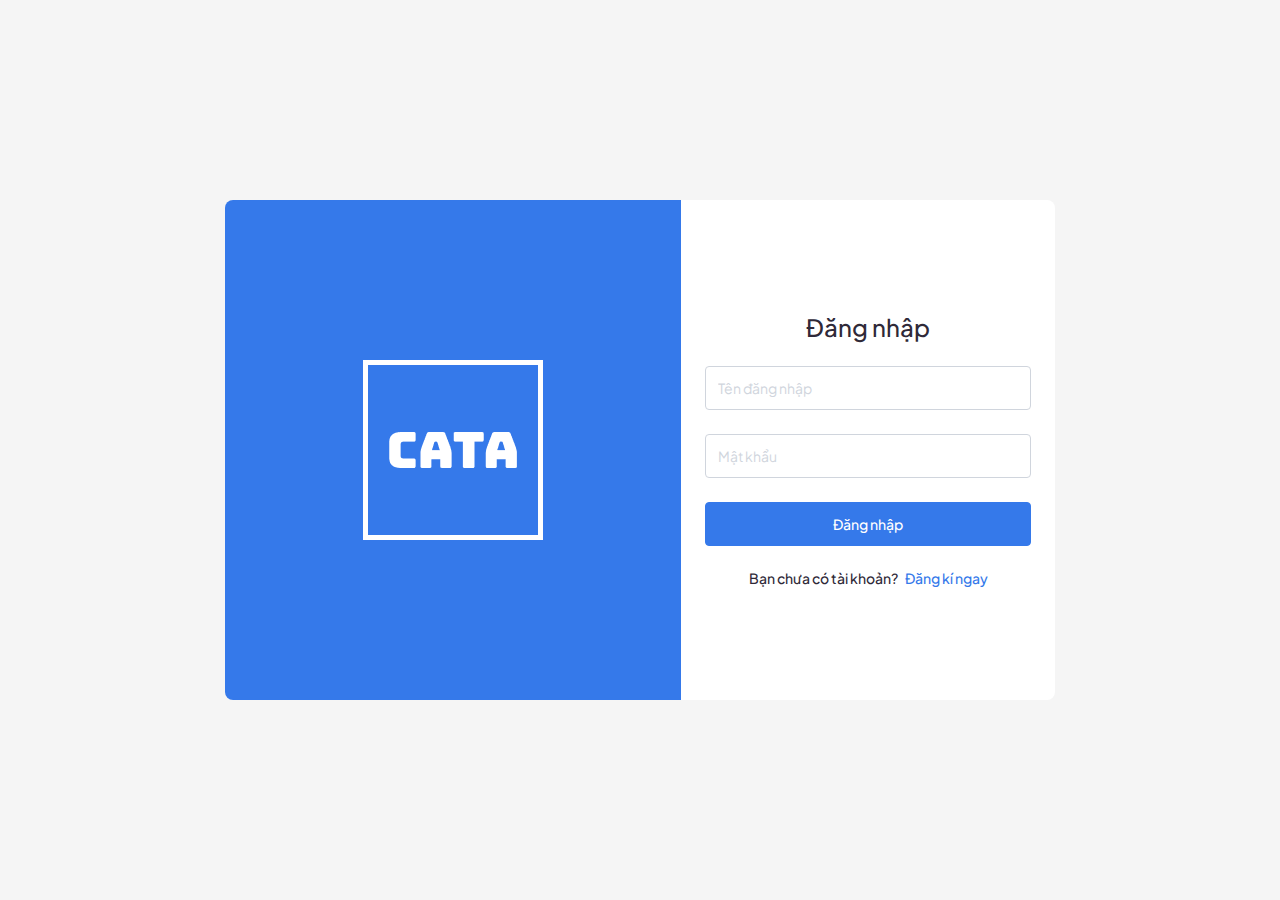
<file: index.html>
<!DOCTYPE html>
<html lang="en">

<head>
    <meta charset="UTF-8">
    <meta http-equiv="X-UA-Compatible" content="IE=edge">
    <meta name="viewport" content="width=device-width, initial-scale=1.0">
    <title>Đăng nhập</title>
    <link rel="stylesheet" href="/Authentication/style.css">
    <script src="/Authentication/checkUser.js"></script>
    <link rel="shortcut icon" href="/assets/logo/LogoBlue.png" type="image/x-icon">
</head>

<body>

    <div class="container">
        <div class="left-screen">
            <img src="/assets/logo/logoWhite.png" alt="">
        </div>

        <div class="right-screen">
            <div class="form-login">
                <img src="/assets/logo/LogoBlue.png" alt="">
                <h1>Đăng nhập</h1>

                <form>
                    <div class="group-user">
                        <input id="username" type="text" value="" placeholder="Tên đăng nhập">
                    </div>
                    <div class="group-pwd">
                        <input id="password" type="password" value="" placeholder="Mật khẩu">
                        <label id="label"></label>
                    </div>

                    <button onclick="Login()" type="button">Đăng nhập</button>
                    <p>Bạn chưa có tài khoản? <a class="register" href="./Authentication/register.html">Đăng kí ngay</a>
                    </p>

                </form>

            </div>
        </div>
    </div>
    <div id="popupLoading" class="overlay">
        <div class="popup">
            <div class="loader-container">
                <span class="loader"></span>
            </div>
            <span class="loading">Loading</span>
        </div>
    </div>
</body>
<script src="./index.js"></script>


</html>
</file>
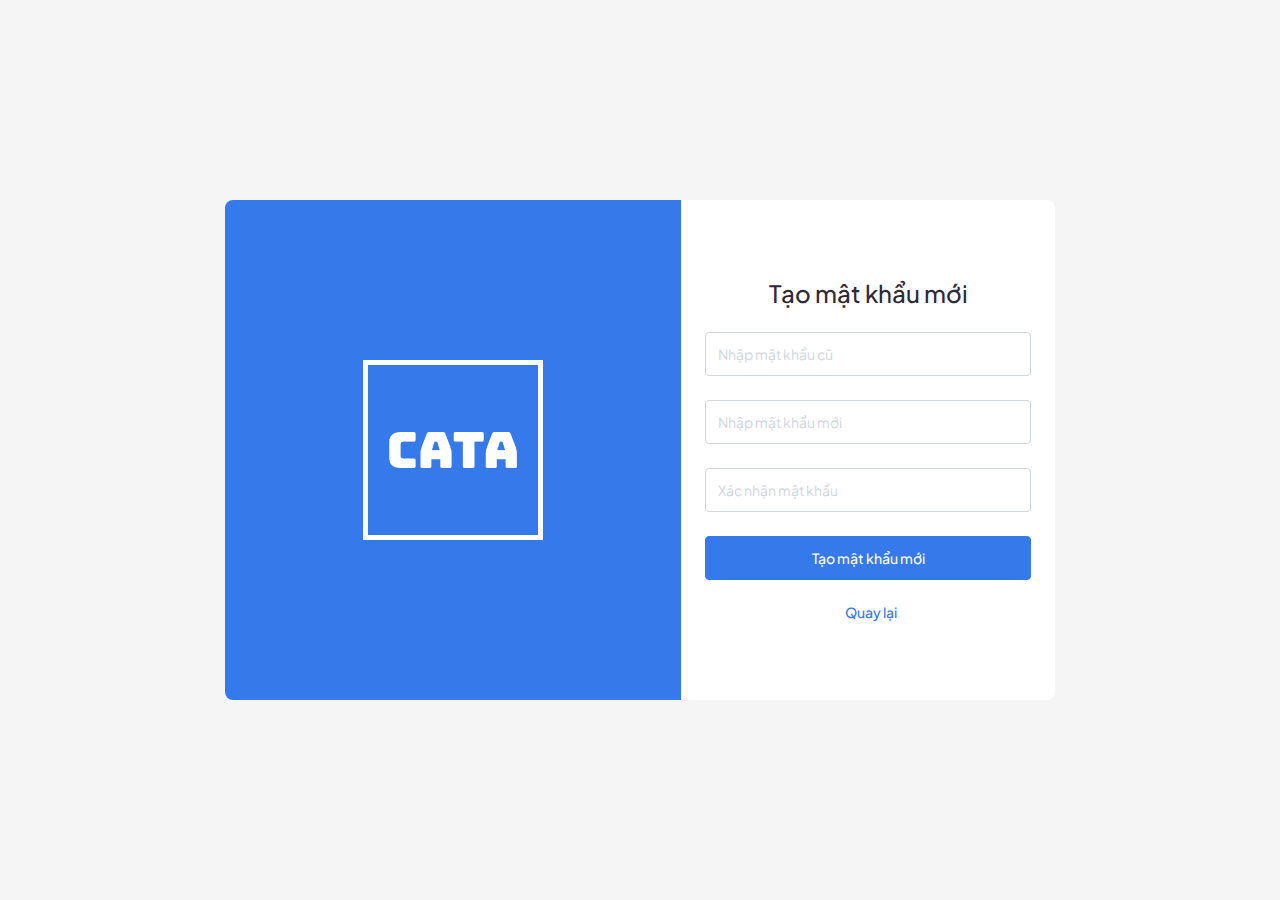
<file: Authentication/forgotPassword.html>
<!DOCTYPE html>
<html lang="en">

<head>
    <meta charset="UTF-8">
    <meta http-equiv="X-UA-Compatible" content="IE=edge">
    <meta name="viewport" content="width=device-width, initial-scale=1.0">
    <title>Đổi mật khẩu</title>
    <link rel="stylesheet" href="./style.css">
    <script src="./checkUser.js"></script>
</head>

<body>
    <div class="container">
        <div class="left-screen">
            <img src="/assets/logo/logoWhite.png" alt="LogoCATA">
        </div>

        <div class="right-screen">
            <div class="form-login">
                <img src="/assets/logo/LogoBlue.png" alt="LogoCATA">
                <h1>Tạo mật khẩu mới</h1>

                <form action="#">
                    <div class="group-pwd">
                        <input id="oldPassword" type="password" value="" placeholder="Nhập mật khẩu cũ">
                    </div>
                    <div class="group-pwd">
                        <input id="password" type="password" value="" placeholder="Nhập mật khẩu mới">
                    </div>
                    <div class="group-exPwd">
                        <input id="confirmPassword" type="password" value="" placeholder="Xác nhận mật khẩu">
                        <label id="label"></label>
                    </div>

                    <button type="button" onclick="forgotPassword()">Tạo mật khẩu mới</button>
                    <a class="register" href="/Home/homepage.html">Quay lại</a>
                </form>
            </div>
        </div>

    </div>





    

    <div id="popupLoading" class="overlay">
        <div class="popup">
            <div class="loader-container">
                <span class="loader"></span>
            </div>
            <span class="loading">Mật khẩu đã được thay đổi</span>
        </div>
    </div>
</body>

<script src="./forgotPassword.js"></script>

</html>
</file>
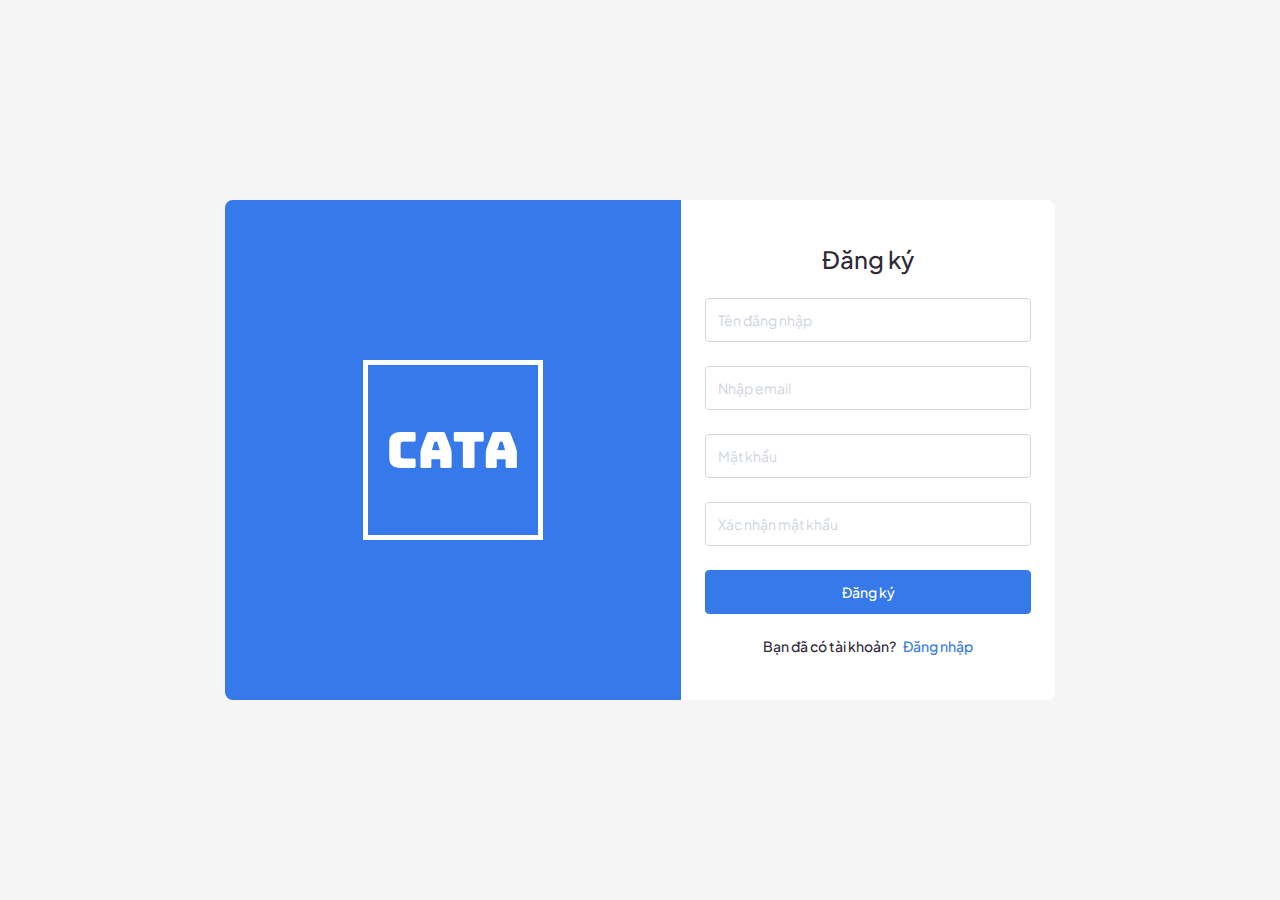
<file: Authentication/register.html>
<!DOCTYPE html>
<html lang="en">
<head>
    <meta charset="UTF-8">
    <meta http-equiv="X-UA-Compatible" content="IE=edge">
    <meta name="viewport" content="width=device-width, initial-scale=1.0">
    <title>Đăng kí</title>
    <link rel="stylesheet" href="./style.css">
    <script src="./checkUser.js"></script>
    <link rel="shortcut icon" href="/assets/logo/LogoBlue.png" type="image/x-icon">
</head>
<body>
    <div class="container">
        <div class="left-screen">
             <img src="/assets/logo/logoWhite.png" alt="">
        </div>
           
        <div class="right-screen">
            <div class="form-login">
                <img src="/assets/logo/LogoBlue.png" alt="">
                <h1>Đăng ký</h1>

                <form >
                    <div class="group-user">
                        <input id="username" type="text" value="" placeholder="Tên đăng nhập">
                    </div>
                    <div class="group-user">
                        <input id="email" type="email" value="" placeholder="Nhập email">
                    </div>
                    <div class="group-pwd">
                        <input id="password" type="password" value="" placeholder="Mật khẩu">
                    </div>
                    <div class="group-exPwd">
                        <input id="confirmPassword" type="password" value="" placeholder="Xác nhận mật khẩu">
                        <label id="label">dffdgfd</label>
                    </div>
                    <button onclick="register()" type="button">Đăng ký</button>
                    <p>Bạn đã có tài khoản?  <a class="register" href="/index.html">Đăng nhập</a></p>
                </form>
            </div>
        </div>


    </div>
       
    <div id="popupLoading" class="overlay">
        <div class="popup">
            <div class="loader-container">
                <span class="loader"></span>
            </div>
            <span class="loading">Tài khoản đã được tạo thành công</span>
        </div>
    </div>

</body>
<script src="./register.js"></script>
</html>
</file>
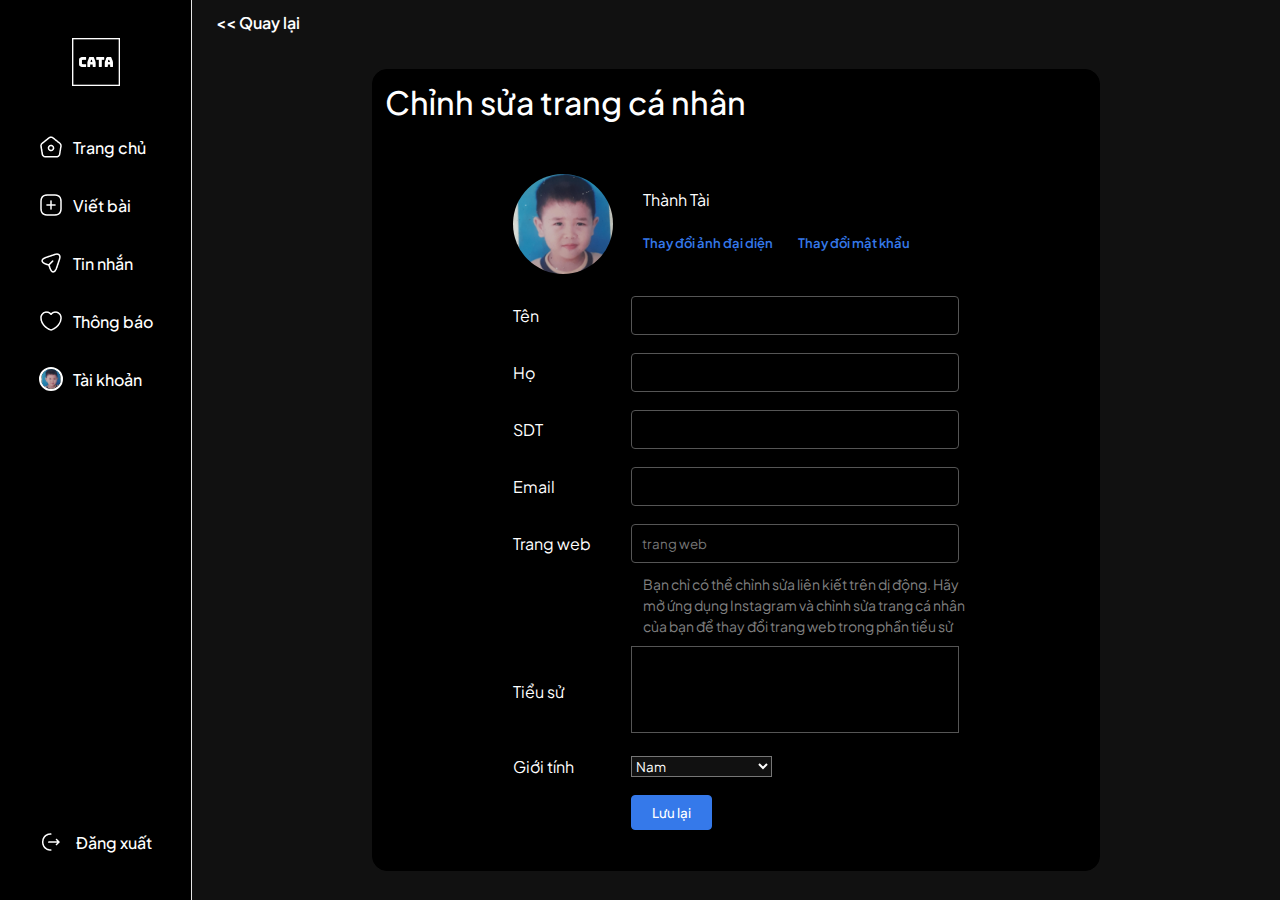
<file: ChangProfile/changeProfile.html>
<!DOCTYPE html>
<html lang="en">

<head>
    <meta charset="UTF-8">
    <meta http-equiv="X-UA-Compatible" content="IE=edge">
    <meta name="viewport" content="width=device-width, initial-scale=1.0">
    <title>Chỉnh sửa thông tin</title>
    <link rel="icon" type="image/x-icon" href="/assets/logo/LogoBlue.png">
    <link rel="stylesheet" href="./changProfile.css">
    
</head>

<body>
    <div class="container">
        <div class="navigation">
            <div class="top-navigation">
                <a href="./homepage.html"><img class="logo" src="/assets/logo/logoWhite.png" alt="logo " width="48px" height="48pxq"></a>
            </div>
            <div class="bot-navigation">
                <a href=""><img src="/assets/iconMenu/Default/Logout_White.png" alt="Lỗi">
                    <span>Đăng xuất</span></a>
            </div>
        </div>
        <div class="full-navigation">
            <div class="top-navigation">
                <a href="./homepage.html"><img class="logo" src="/assets/logo/logoWhite.png" alt="logo " width="48px" height="48pxq"></a>
                <div class="group-link">
                    <ul>
                        <li class="home"><a href="/Home/homepage.html"><img
                                    src="/assets/iconMenu/Default/Home_White.png" alt="Lỗi"><span>Trang chủ</span></a>
                        </li>
                        <li class="post"><a href="/Post/post.html"> <img src="/assets/iconMenu/Default/Create_White.png"
                                    alt="Lỗi"><span>Viết bài</span></a></li>
                        <li class="mess"><a href=""><img src="/assets/iconMenu/Default/Mess_White.png"
                                    alt="Lỗi"><span>Tin nhắn</span> </a></li>
                        <li class="notifications"><a href="#popupNotification"><img src="/assets/iconMenu/Default/Nootification_White.png"
                                    alt="Lỗi"><span>Thông báo </span></a></li>
                        <li class="avatar"><a href="/Profile/profile.html"><img id="avatar" src="/assets/avatar.jpg"
                                    alt="Lỗi"><span>Tài
                                    khoản</span></a></li>
                    </ul>
                </div>
            </div>
            <div class="bot-navigation">
                <a href="/index.html"><img class="logout" src="/assets/iconMenu/Default/Logout_White.png" alt="Lỗi">
                    <span>Đăng xuất</span></a>

            </div>
        </div>

        <div class="content">
            <p><a href="/Profile/profile.html"><< Quay lại</a> </p>
            <div class="border">
                    <h1>Chỉnh sửa trang cá nhân </h1>
                    <form>
                       <table>                        
                            <tr class="group-avatar">
                                <td rowspan="2">
                                    <img class="avatar" src="/assets/avatar.jpg" alt="" width="100px">
                                </td>
                                
                                <td class="name">
                                    <span class="title" id="name">Thành Tài</span>
                                </td>
                            </tr>

                            <tr>
                                <td class="edit" >
                                    <a  class="btn-edit" href="#popupChangeAvatar">Thay đổi ảnh đại diện</a>
                                    <a  class="btn-edit" href="/Authentication/forgotPassword.html">Thay đổi mật khẩu</a>
                                </td>
                            </tr>

                            <tr>
                                <td class="fullname"><span class="title" >Tên</span></td>
                                <td><input id="firstname" type="text"></td>
                            </tr>

                            <tr>
                                <td class="username"><span class="title"  >Họ</span></td>
                                <td><input type="text" id="lastname"></td>
                            </tr>

                            <tr>
                                <td class="phone"><span class="title" >SDT</span></td>
                                <td><input type="number" id="sdt"></td>
                            </tr>
                            <tr>
                                <td class="email"><span class="title" >Email</span></td>
                                <td><input type="email" id="email"></td>
                            </tr>

                            <tr>
                                <td>
                                    <span class="title" > Trang web </span>
                                </td>
                                <td class="web">
                                    <input type="text" placeholder="trang web">
                                </td>
                            </tr>
                            <tr>
                                <td></td>
                                <td  class="note-web"><span class="note"> Bạn chỉ  có thể chỉnh sửa liên kiết trên dị động. Hãy mở ứng dụng Instagram và chỉnh sửa trang cá nhân của bạn để thay đổi trang web trong phần tiểu sử</span></td>
                            </tr>

                            <tr>
                                <td><span class="title" > Tiểu sử</span> </td>
                                <td><textarea name="" id="bio" rows="5" ></textarea></td>
                            </tr>
                    
                            <tr>
                                <td><span class="title"> Giới tính </span></td>
                                <td>
                                    <select id="gender" name="gender">
                                        <option value="male">Nam</option>
                                        <option value="female">Nữ</option>
                                        <option value="secret">Không muốn tiết lộ</option>
                                    </select>
                                </td>
                               
                            </tr>
                           
                            
                        <tr>
                            <td>

                            </td>
                            <td>
                                <button onclick="changeProfile()" type="button"> Lưu lại</button>
                            </td>
                        </tr>

                       </table>



                    </form>

                
            </div>

        </div>
    </div>
    <div id="popupNotification" class="overlay">
        <div class="popupNotification">
            <div class="full-navigation">
                <div class="top-navigation">
                    <a href="./homepage.html"><img class="logo" src="/assets/logo/logoWhite.png" alt="logo " width="48px" height="48pxq"></a>
                    <div class="group-link">
                        <ul>
                            <li class="home"><a href="/Home/homepage.html"><img
                                        src="/assets/iconMenu/Default/Home_White.png" alt="Lỗi"> </li>
                            <li class="post"><a href="#popupPostImg"> <img
                                        src="/assets/iconMenu/Default/Create_White.png" alt="Lỗi"></a></li>
                            <li class="mess"><a href=""><img src="/assets/iconMenu/Default/Mess_White.png" alt="Lỗi">
                                </a></li>
                            <li class="notifications"><a href="#"><img
                                        src="/assets/iconMenu/Active/Notification_White.png" alt="Lỗi"></a></li>
                            <li class="avatar"><a href="/Profile/profile.html"><img id="avatar" src="/assets/avatar.jpg"
                                        alt="Lỗi"></a></li>
                        </ul>
                    </div>
                </div>
                <div class="bot-navigation">
                    <a href="/index.html"><img class="logout" src="/assets/iconMenu/Default/Logout_White.png" alt="Lỗi">
                    </a>

                </div>
            </div>
            <div class="group-comment">
                <h1>Thông báo</h1>
                <div class="list-notification">

                    <div class="notifaticate-time">

                        <h2>Tuần này</h2>
                        <div class="notification-group">
                            <img src="/assets/co.png" alt="">
                            <p>Người dung vừa đăng bài viết mới</p>
                        </div>

                        <div class="notification-group">
                            <img src="/assets/co.png" alt="">
                            <p>Người dung vừa đăng bài viết mới</p>
                        </div>

                        <div class="notification-group">
                            <img src="/assets/co.png" alt="">
                            <p>Người dung vừa đăng bài viết mới</p>
                        </div>

                        <div class="notification-group">
                            <img src="/assets/co.png" alt="">
                            <p>Người dung vừa đăng bài viết mới</p>
                        </div>


                    </div>
                    <div class="notifaticate-time">
                        <h2>Trước đó</h2>
                        <div class="notification-group">
                            <img src="/assets/co.png" alt="">
                            <p>Người dung vừa đăng bài viết mới Người dung vừa đăng bài viết mới Người dung vừa đăng bài
                                viết mới Người dung vừa đăng bài viết mới Người dung vừa đăng bài viết mới Người dung
                                vừa đăng bài viết mới Người dung vừa đăng bài viết mới Người dung vừa đăng bài viết mới
                            </p>
                        </div>
                        <div class="notification-group">
                            <img src="/assets/co.png" alt="">
                            <p>Người dung vừa đăng bài viết mới</p>
                        </div>
                        <div class="notification-group">
                            <img src="/assets/co.png" alt="">
                            <p>Người dung vừa đăng bài viết mới</p>
                        </div>
                        <div class="notification-group">
                            <img src="/assets/co.png" alt="">
                            <p>Người dung vừa đăng bài viết mới</p>
                        </div>
                        <div class="notification-group">
                            <img src="/assets/co.png" alt="">
                            <p>Người dung vừa đăng bài viết mới</p>
                        </div>
                        <div class="notification-group">
                            <img src="/assets/co.png" alt="">
                            <p>Người dung vừa đăng bài viết mới</p>
                        </div>
                        <div class="notification-group">

                            <img src="/assets/co.png" alt="">
                            <p>Người dung vừa đăng bài viết mới</p>

                        </div>

                        <div class="notification-group">
                            <img src="/assets/co.png" alt="">
                            <p>Người dung vừa đăng bài viết mới</p>
                        </div>
                        <div class="notification-group">
                            <img src="/assets/co.png" alt="">
                            <p>Người dung vừa đăng bài viết mới</p>
                        </div>
                        <div class="notification-group">
                            <img src="/assets/co.png" alt="">
                            <p>Người dung vừa đăng bài viết mới</p>
                        </div>
                        <div class="notification-group">
                            <img src="/assets/co.png" alt="">
                            <p>Người dung vừa đăng bài viết mới</p>
                        </div>

                    </div>

                </div>

            </div>

        </div>
        <div class="backHomepage">



        </div>

    </div>
   
</body>

<script src="./changProfile.js"></script>
</html>
</file>
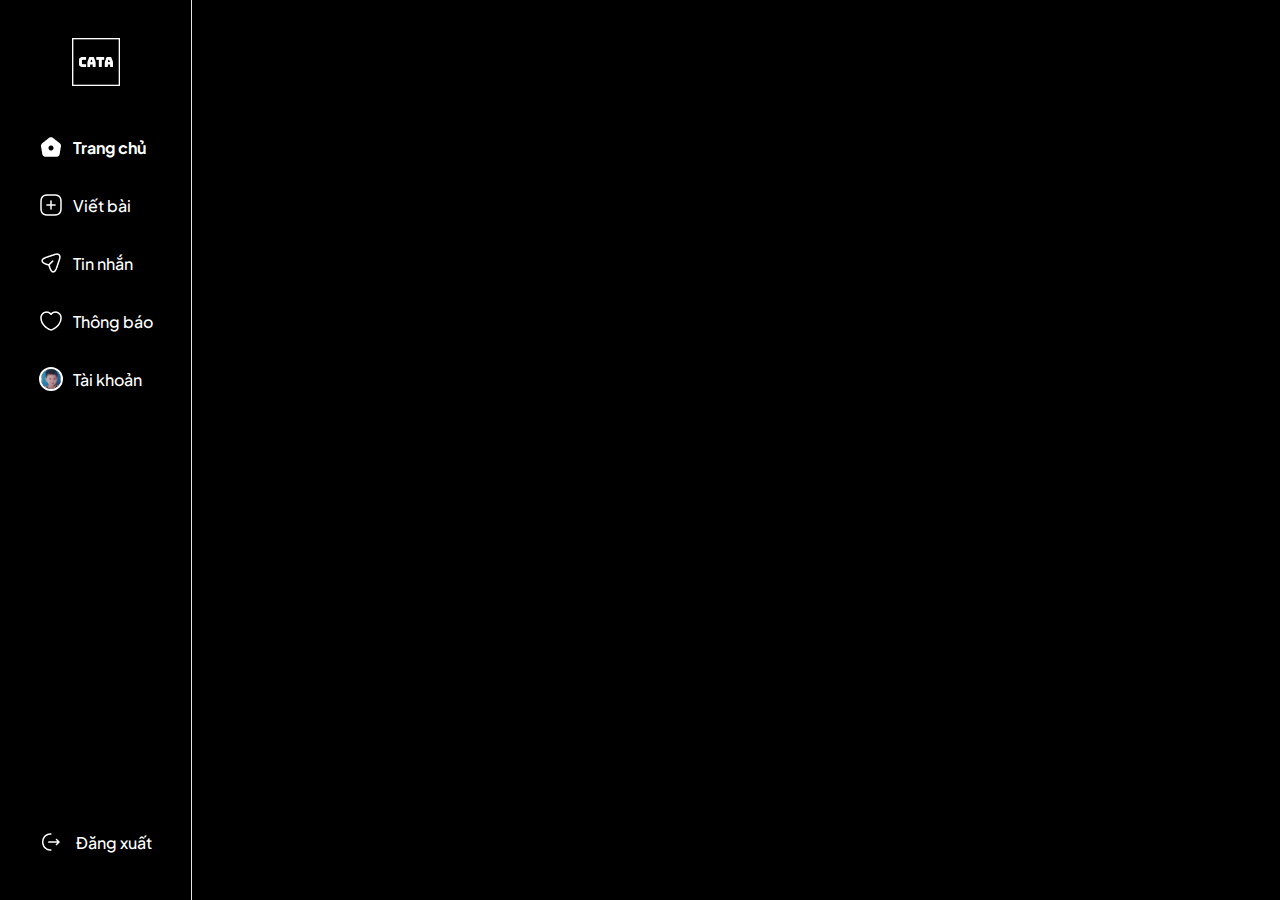
<file: Home/homepage.html>
<!DOCTYPE html>
<html lang="en">

<head>
    <meta charset="UTF-8">
    <meta http-equiv="X-UA-Compatible" content="IE=edge">
    <meta name="viewport" content="width=device-width, initial-scale=1.0">
    <title>Trang chủ</title>
    <link rel="icon" type="image/x-icon" href="/assets/logo/LogoBlue.png">
    <link rel="stylesheet" href="./homepage.css">
</head>

<body>
    <div class="container">
        <div class="navigation">
            <div class="top-navigation">
                <a href="./homepage.html"><img class="logo" src="/assets/logo/logoWhite.png" alt="logo " width="48px" height="48px"></a>
            </div>
            <div class="bot-navigation">
                <a href="/index.html"><img src="/assets/iconMenu/Default/Logout_White.png" alt="Lỗi"  width="48px" height="48px">
                    <span>Đăng xuất</span></a>
            </div>
        </div>


        <div class="full-navigation">
            <div class="top-navigation">
                <a href="./homepage.html"><img class="logo" src="/assets/logo/logoWhite.png" alt="logo " width="48px" height="48pxq"></a>
                <div class="group-link">
                    <ul>
                        <li class="home"><a href="/Home/homepage.html"><img src="/assets/iconMenu/Active/Home_White.png"
                                    alt="Lỗi"><span class="target">Trang chủ</span></a> </li>
                        <li class="post"><a href="#popupPostImg"> <img src="/assets/iconMenu/Default/Create_White.png"
                                    alt="Lỗi"><span>Viết bài</span></a></li>
                        <li class="mess"><a href=""><img src="/assets/iconMenu/Default/Mess_White.png"
                                    alt="Lỗi"><span>Tin nhắn</span> </a></li>
                        <li class="notifications"><a href="#popupNotification"><img
                                    src="/assets/iconMenu/Default/Nootification_White.png" alt="Lỗi"><span>Thông báo
                                </span></a></li>
                        <li class="avatar"><a href="/Profile/profile.html"><img id="avatar" src="/assets/avatar.jpg"
                                    alt="Lỗi"><span>Tài
                                    khoản</span></a></li>
                    </ul>
                </div>
            </div>
            <div class="bot-navigation">
                <a href="/index.html"><img class="logout" src="/assets/iconMenu/Default/Logout_White.png" alt="Lỗi">
                    <span>Đăng xuất</span></a>

            </div>
        </div>

        <div class="content">
           
              
            <div class="main-content" id="main_content">
               
                <!-- <div class="card">
                    <div class="infor">
                        <img class="avatar" src="/assets/avatar.jpg" alt="">
                        <span class="name">${name} </span>
                        <span class="time"> ᛫ 2d</span>
                    </div>
                    <div class="slideshow-container">
                        <div class="content-image">
                            <div class="mySlides1 ">
                                <img class="image-post" src="/assets/avatar.jpg">
                            </div>
                
                            <div class="mySlides1 ">
                                <img src="/assets/arrow_next.png" style="width:100%">
                            </div>
                
                            <div class="mySlides1 ">
                                <img src="/assets/arrow_pre.png" style="width:100%">
                            </div>
                        </div>
                
                        <a class="prev" onclick="plusSlides(-1,0)"><img src="/assets/arrow_pre.png" alt=""></a>
                        <a class="next" onclick="plusSlides(1,0)"><img src="/assets/arrow_next.png" alt=""></a>
                
                        <div class="mul" style="text-align:center">
                            <span class="dot" onclick="currentSlide(1)"></span>
                            <span class="dot" onclick="currentSlide(2)"></span>
                            <span class="dot" onclick="currentSlide(3)"></span>
                        </div>
                    </div>
                    <div>
                        <div class="emotion">
                            <img onclick="Like()" id="iconLikeActive" src="/assets/iconMenu/Active/Like_White.png"
                                alt="">
                            <img onclick="Like()" id="iconLikeDefault" src="/assets/iconMenu/Default/Like_White.png"
                                alt="">
                            <img onclick="Dislike()" id="iconDislikeActive"
                                src="/assets/iconMenu/Active/Dislike_White.png" alt="">
                            <img onclick="Dislike()" id="iconDislikeDefault"
                                src="/assets/iconMenu/Default/Dislike_White.png" alt="">
                            <a href="#popup1"> <img src="/assets/iconMenu/Default/Comment_White.png" alt="#"></a>
                        </div>
                        <div class="group-statistical">
                            <div class="statistical">
                                <span class="like" id="like"><span id="numberLike"> 99 </span> lượt thích</span>
                                <span>᛫</span>
                                <span class="dislike" id="dislike"> <span id="numberDislike">107 </span> lượt không
                                    thích </span>
                            </div>
                            <p class="status">${data[i].caption}</p>
                
                            <p>Comment</p>
                            <input type="text" name="" id="" placeholder="Viết bình luận...">
                        </div>
                    </div>
                </div>
                 -->

     
            </div>

        </div>


    </div>
   

    <div id="popupPostImg" class="overlay">
        <div class="popupIMG">
            <form class="form-container" enctype='multipart/form-data'>
                <div class="upload-files-container">
                    <div class="drag-file-area">
                        <span class="material-icons-outlined upload-icon"> file_upload </span>
                        <h3 class="dynamic-message"> Drag & drop any file here </h3>
                        <label class="label"> or <span class="browse-files"> <input type="file"
                                    class="default-file-input" /> <span class="browse-files-text">browse file</span>
                                <span>from device</span> </span> </label>
                    </div>
                    <span class="cannot-upload-message"> <span class="material-icons-outlined">error</span> Please
                        select a file first <span class="material-icons-outlined cancel-alert-button">cancel</span>
                    </span>
                    <div class="file-block">
                        <div class="file-info"> <span class="material-icons-outlined file-icon">description</span>
                            <span class="file-name"> </span> | <span class="file-size"> </span>
                        </div>
                        <span class="material-icons remove-file-icon">delete</span>
                        <div class="progress-bar"> </div>
                    </div>
                    <a href="#popupStatus"><button type="button" class="upload-button"> Next </button></a>
                    <a class="closePost" href="#">&times;</a>
                </div>
            </form>

        </div>
    </div>

    <div id="popupStatus" class="overlay">
        <div>

        </div>
        <div class="popup">

            <div class="left-comment">
                <img src="/assets/avatar.jpg">
            </div>
            <div class="right-comment">
                <div class="infor">
                    <img src="/assets/avatar.jpg" alt="">
                    <span>Cao Thành Tài</span>
                </div>
                <div class="group-comment">
                    <textarea class="status" name="" id="" cols="30" rows="100" placeholder="Viết cảm nghĩ"></textarea>
                </div>
                <div class="location">
                    <input class="input-location" type=" text" placeholder="nhập địa điểm">
                    <img class="icon-location" src="/assets/location.png" alt="iconlocation" width="20px">
                </div>
            </div>
        </div>
        <div>
            <a class="preStatus" href="#popupPostImg">
                < </a>
        </div>
        <div>
            <a class="nextStatus" href="#popupSuccess">></a>
        </div>
    </div>


    <div id="popupSuccess" class="overlay">
        <div>

        </div>
        <div class="popup">

            <span>Đăng bài thành công</span>
            <img src="/assets/checked.png" alt="" width="200px" height="200px">
            <a href="#"><button>Trở về</button></a>

        </div>

    </div>


    <div id="popupNotification" class="overlay">
        <div class="popupNotification">
            <div class="full-navigation">
                <div class="top-navigation">
                    <a href="./homepage.html"><img class="logo" src="/assets/logo/logoWhite.png" alt="logo " width="48px" height="48pxq"></a>
                    <div class="group-link">
                        <ul>
                            <li class="home"><a href="/Home/homepage.html"><img
                                        src="/assets/iconMenu/Default/Home_White.png" alt="Lỗi"> </li>
                            <li class="post"><a href="#popupPostImg"> <img
                                        src="/assets/iconMenu/Default/Create_White.png" alt="Lỗi"></a></li>
                            <li class="mess"><a href=""><img src="/assets/iconMenu/Default/Mess_White.png" alt="Lỗi">
                                </a></li>
                            <li class="notifications"><a href="#"><img
                                        src="/assets/iconMenu/Active/Notification_White.png" alt="Lỗi"></a></li>
                            <li class="avatar"><a href="/Profile/profile.html"><img id="avatar" src="/assets/avatar.jpg"
                                        alt="Lỗi"></a></li>
                        </ul>
                    </div>
                </div>
                <div class="bot-navigation">
                    <a href="/index.html"><img class="logout" src="/assets/iconMenu/Default/Logout_White.png" alt="Lỗi">
                    </a>

                </div>
            </div>
            <div class="group-comment">
                <h1>Thông báo</h1>
                <div class="list-notification">

                    <div class="notifaticate-time">

                        <h2>Tuần này</h2>
                        <div class="notification-group">
                            <img src="/assets/co.png" alt="">
                            <p>Người dung vừa đăng bài viết mới</p>
                        </div>

                        <div class="notification-group">
                            <img src="/assets/co.png" alt="">
                            <p>Người dung vừa đăng bài viết mới</p>
                        </div>

                        <div class="notification-group">
                            <img src="/assets/co.png" alt="">
                            <p>Người dung vừa đăng bài viết mới</p>
                        </div>

                        <div class="notification-group">
                            <img src="/assets/co.png" alt="">
                            <p>Người dung vừa đăng bài viết mới</p>
                        </div>


                    </div>
                    <div class="notifaticate-time">
                        <h2>Trước đó</h2>
                        <div class="notification-group">
                            <img src="/assets/co.png" alt="">
                            <p>Người dung vừa đăng bài viết mới Người dung vừa đăng bài viết mới Người dung vừa đăng bài
                                viết mới Người dung vừa đăng bài viết mới Người dung vừa đăng bài viết mới Người dung
                                vừa đăng bài viết mới Người dung vừa đăng bài viết mới Người dung vừa đăng bài viết mới
                            </p>
                        </div>
                        <div class="notification-group">
                            <img src="/assets/co.png" alt="">
                            <p>Người dung vừa đăng bài viết mới</p>
                        </div>
                        <div class="notification-group">
                            <img src="/assets/co.png" alt="">
                            <p>Người dung vừa đăng bài viết mới</p>
                        </div>
                        <div class="notification-group">
                            <img src="/assets/co.png" alt="">
                            <p>Người dung vừa đăng bài viết mới</p>
                        </div>
                        <div class="notification-group">
                            <img src="/assets/co.png" alt="">
                            <p>Người dung vừa đăng bài viết mới</p>
                        </div>
                        <div class="notification-group">
                            <img src="/assets/co.png" alt="">
                            <p>Người dung vừa đăng bài viết mới</p>
                        </div>
                        <div class="notification-group">

                            <img src="/assets/co.png" alt="">
                            <p>Người dung vừa đăng bài viết mới</p>

                        </div>

                        <div class="notification-group">
                            <img src="/assets/co.png" alt="">
                            <p>Người dung vừa đăng bài viết mới</p>
                        </div>
                        <div class="notification-group">
                            <img src="/assets/co.png" alt="">
                            <p>Người dung vừa đăng bài viết mới</p>
                        </div>
                        <div class="notification-group">
                            <img src="/assets/co.png" alt="">
                            <p>Người dung vừa đăng bài viết mới</p>
                        </div>
                        <div class="notification-group">
                            <img src="/assets/co.png" alt="">
                            <p>Người dung vừa đăng bài viết mới</p>
                        </div>

                    </div>

                </div>

            </div>

        </div>
        <div class="backHomepage">



        </div>

    </div>
    <div id="popup1" class="overlay">
        
    </div>
</body>
<script src="./homepage.js"></script>

</html>
</file>
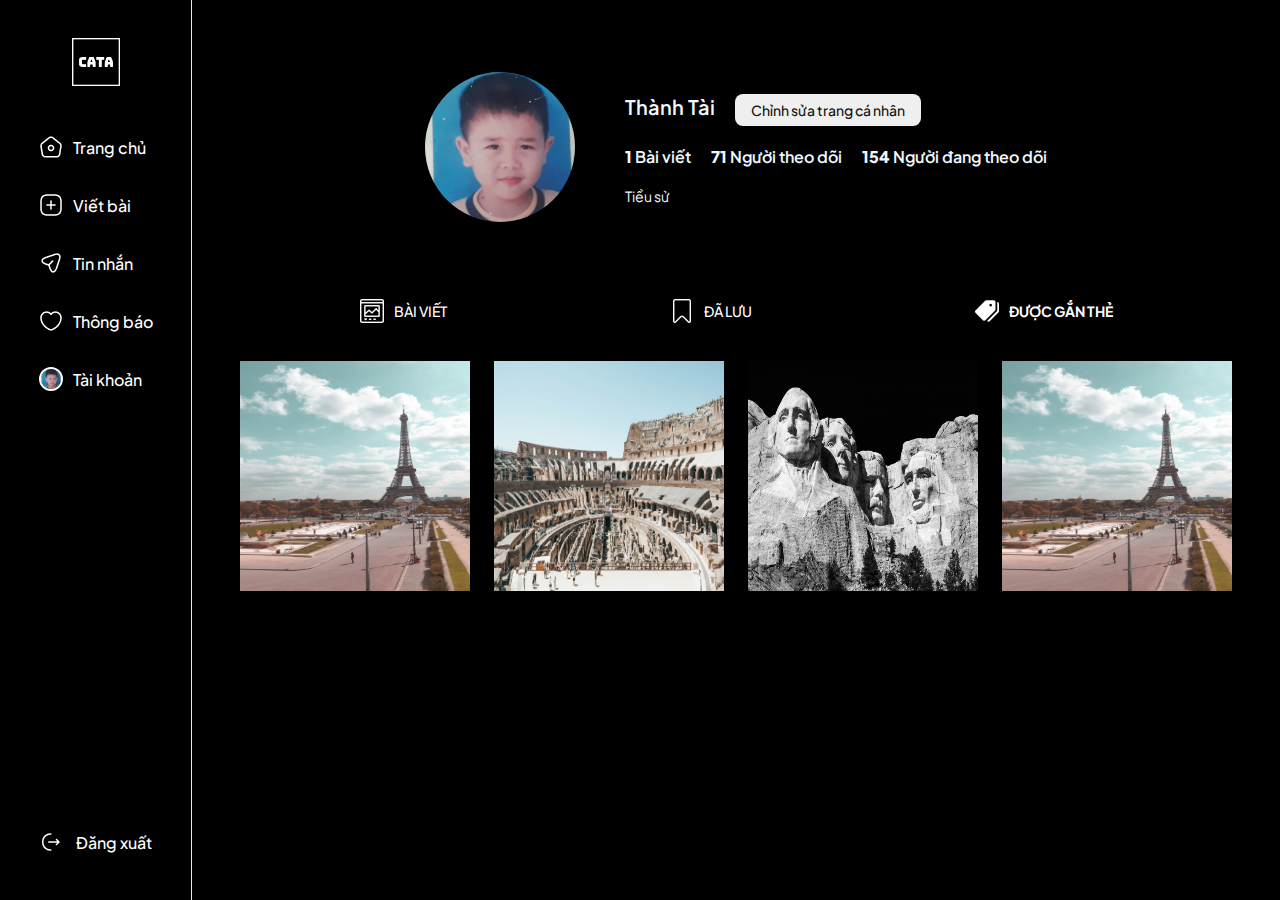
<file: Profile/profileTagImg.html>
<!DOCTYPE html>
<html lang="en">

<head>
    <meta charset="UTF-8">
    <meta http-equiv="X-UA-Compatible" content="IE=edge">
    <meta name="viewport" content="width=device-width, initial-scale=1.0">
    <title>Thông tin cá nhân</title>
    <link rel="icon" type="image/x-icon" href="/assets/logo/LogoBlue.png">
    <link rel="stylesheet" href="./profile.css">
</head>

<body>
    <div class="container">
        <div class="navigation">
            <div class="top-navigation">
                <a href="/Home/homepage.html"><img class="logo" src="/assets/logo/logoWhite.png" alt="logo "
                        width="48px" height="48pxq"></a>
            </div>
            <div class="bot-navigation">
                <a href="/index.html"><img src="/assets/iconMenu/Default/Logout_White.png" alt="Lỗi">
                    <span>Đăng xuất</span></a>
            </div>
        </div>


        <div class="full-navigation">
            <div class="top-navigation">
                <a href="/Home/homepage.html"><img class="logo" src="/assets/logo/logoWhite.png" alt="logo "
                        width="48px" height="48pxq"></a>
                <div class="group-link">
                    <ul>
                        <li class="home"><a href="/Home/homepage.html"><img
                                    src="/assets/iconMenu/Default/Home_White.png" alt="Lỗi"><span>Trang chủ</span></a>
                        </li>
                        <li class="post"><a href="#popupPostImg"> <img src="/assets/iconMenu/Default/Create_White.png"
                                    alt="Lỗi"><span>Viết bài</span></a></li>
                        <li class="mess"><a href=""><img src="/assets/iconMenu/Default/Mess_White.png"
                                    alt="Lỗi"><span>Tin nhắn</span> </a></li>
                        <li class="notifications"><a href="#popupNotification"><img
                                    src="/assets/iconMenu/Default/Nootification_White.png" alt="Lỗi"><span>Thông báo
                                </span></a></li>
                        <li class="avatar"><a href="/Profile/profile.html"><img id="avatar" src="/assets/avatar.jpg"
                                    alt="Lỗi"><span>Tài
                                    khoản</span></a></li>
                    </ul>
                </div>
            </div>
            <div class="bot-navigation">
                <a href="/index.html"><img class="logout" src="/assets/iconMenu/Default/Logout_White.png" alt="Lỗi">
                    <span>Đăng xuất</span></a>

            </div>
        </div>

        <div class="content">
            <div class="main-profile">
                <div class="top-profile">
                    <div class="avatar">
                        <img src="/assets/avatar.jpg" alt="">
                    </div>
                    <div class="information">
                        <div class="username">
                            <span id="fullname">Thành Tài</span>
                            <button><a href="/ChangProfile/changeProfile.html">Chỉnh sửa trang cá nhân</a></button>
                        </div>
                        <div class="specification">
                            <span> <span class="number">1</span> <span class="content-specification"> Bài viết</span>
                            </span>
                            <span> <span class="number">71</span><span class="content-specification"> Người theo dõi
                                </span> </span>
                            <span> <span class="number">154 </span><span class="content-specification"> Người đang theo
                                    dõi</span> </span>
                        </div>
                        <div class="sign" id="bio"> Tiểu sử</div>
                    </div>
                </div>

                <div class="bot-profile">



                    <div class="title">
                        <div class="list_post">
                            <a href="./profile.html">
                                <img src="/assets/iconMenu/Default/ListPost_whie.png" alt="">
                                <span>BÀI VIẾT</span>
                            </a>
                           
                        </div>

                        <div class="save">
                            <a href="./profileSaveImg.html">
                                <img src="/assets/iconMenu/Default/save_White.png" alt="">
                                <span>ĐÃ LƯU</span>
                            </a>

                        </div>

                        <div class="tag">
                            <a href="./profileTagImg.html">
                                <img src="/assets/iconMenu/Active/tag_White.png" alt="">
                                <span  class="target">ĐƯỢC GẮN THẺ</span>
                            </a>
                            
                        </div>
                    </div>

                    <div class="list-post">
                        <div class="group-post">
                            <img src="/assets/avatar/avatar6.jpg">
                            <div class="group-post-emotion">
                                <img src="/assets/iconMenu/Default/Like_White.png" alt="">
                                <img src="/assets/iconMenu/Default/Comment_White.png" alt="">
                            </div>
                        </div>


                        <div class="group-post">
                            <img src="/assets/avatar/avatar8.jpg">
                            <div class="group-post-emotion">
                                <img src="/assets/iconMenu/Default/Like_White.png" alt="">
                                <img src="/assets/iconMenu/Default/Comment_White.png" alt="">
                            </div>
                        </div>
                        
                        <div class="group-post">
                            <img src="/assets/avatar/avatar7.jpg">
                            <div class="group-post-emotion">
                                <img src="/assets/iconMenu/Default/Like_White.png" alt="">
                                <img src="/assets/iconMenu/Default/Comment_White.png" alt="">
                            </div>
                        </div>
                        <div class="group-post">
                            <img src="/assets/avatar/avatar6.jpg">
                            <div class="group-post-emotion">
                                <img src="/assets/iconMenu/Default/Like_White.png" alt="">
                                <img src="/assets/iconMenu/Default/Comment_White.png" alt="">
                            </div>
                        </div>
                       

                    </div>
                </div>

            </div>
        </div>
    </div>



    <div id="popup1" class="overlay">
        <div class="popup">
            <div class="avatar-temp">
                <div class="infor">
                    <img src="/assets/avatar.jpg" alt="">
                    <span>Cao Thành Tài</span>
                </div>
            </div>
            <div class="left-comment">
                <img src="/assets/avatar.jpg">
            </div>
            <div class="right-comment">
                <div class="infor">
                    <img src="/assets/avatar.jpg" alt="">
                    <span>Cao Thành Tài</span>
                </div>
                <div class="group-comment">
                    <div class="comment">
                        <div class="infor">
                            <img src="/assets/avatar.jpg" alt="" width="100px">
                        </div>
                        <div class="infor-comment">
                            <div class="main-comment">
                                <span class="name">Cao Thành Tài</span>
                                <span class="comment"> comment</span>
                            </div>
                            <p class="time">12h</p>

                        </div>

                    </div>

                    <div class="comment">
                        <div class="infor">
                            <img src="/assets/avatar.jpg" alt="" width="100px">
                        </div>
                        <div class="infor-comment">
                            <div class="main-comment">
                                <span class="name">Cao Thành Tài</span>
                                <span class="comment"> comment</span>
                            </div>
                            <p class="time">12h</p>

                        </div>

                    </div>
                    <div class="comment">
                        <div class="infor">
                            <img src="/assets/avatar.jpg" alt="" width="100px">
                        </div>
                        <div class="infor-comment">
                            <div class="main-comment">
                                <span class="name">Cao Thành Tài</span>
                                <span class="comment"> comment</span>
                            </div>
                            <p class="time">12h</p>

                        </div>

                    </div>
                    <div class="comment">
                        <div class="infor">
                            <img src="/assets/avatar.jpg" alt="" width="100px">
                        </div>
                        <div class="infor-comment">
                            <div class="main-comment">
                                <span class="name">Cao Thành Tài</span>
                                <span class="comment"> comment</span>
                            </div>
                            <p class="time">12h</p>

                        </div>

                    </div>
                    <div class="comment">
                        <div class="infor">
                            <img src="/assets/avatar.jpg" alt="" width="100px">
                        </div>
                        <div class="infor-comment">
                            <div class="main-comment">
                                <span class="name">Cao Thành Tài</span>
                                <span class="comment"> comment</span>
                            </div>
                            <p class="time">12h</p>

                        </div>

                    </div>
                    <div class="comment">
                        <div class="infor">
                            <img src="/assets/avatar.jpg" alt="">
                        </div>
                        <div class="infor-comment">
                            <div class="main-comment">
                                <span class="name">Cao Thành Tài</span>
                                <span class="comment"> comment</span>
                            </div>
                            <p class="time">12h</p>

                        </div>

                    </div>

                    <div class="comment">
                        <div class="infor">
                            <img src="/assets/avatar.jpg" alt="" width="100px">
                        </div>
                        <div class="infor-comment">
                            <div class="main-comment">
                                <span class="name">Cao Thành Tài</span>
                                <span class="comment">comment</span>
                            </div>
                            <p class="time">12h</p>

                        </div>

                    </div>


                </div>
                <div class="emotion">
                    <img onclick="Like()" id="iconLikeActive" src="/assets/iconMenu/Active/Like_Black.png" alt="">
                    <img onclick="Like()" id="iconLikeDefault" src="/assets/iconMenu/Default/Like_Black.png" alt="">
                    <img onclick="Dislike()" id="iconDislikeActive" src="/assets/iconMenu/Active/Dislike_Black.png"
                        alt="">
                    <img onclick="Dislike()" id="iconDislikeDefault" src="/assets/iconMenu/Default/Dislike_Black.png"
                        alt="">
                    <img src="/assets/iconMenu/Default/Comment_Black.png" alt="">
                </div>

                <div class="statistical">
                    <span class="like" id="like"><span id="numberLike"> 99 </span> lượt thích</span>
                    <span>᛫</span>
                    <span class="dislike" id="dislike"> <span id="numberDislike">107 </span> lượt không
                        thích </span>
                </div>
                <div>
                    <input type="text" name="" id="" placeholder="Viết bình luận...">
                </div>

            </div>




        </div>
        <div>
            <a class="close" href="#">&times;</a>
        </div>
    </div>

    <div id="popupPostImg" class="overlay">
        <div class="popupIMG">
            <form class="form-container" enctype='multipart/form-data'>
                <div class="upload-files-container">
                    <div class="drag-file-area">
                        <span class="material-icons-outlined upload-icon"> file_upload </span>
                        <h3 class="dynamic-message"> Drag & drop any file here </h3>
                        <label class="label"> or <span class="browse-files"> <input type="file"
                                    class="default-file-input" /> <span class="browse-files-text">browse file</span>
                                <span>from device</span> </span> </label>
                    </div>
                    <span class="cannot-upload-message"> <span class="material-icons-outlined">error</span> Please
                        select a file first <span class="material-icons-outlined cancel-alert-button">cancel</span>
                    </span>
                    <div class="file-block">
                        <div class="file-info"> <span class="material-icons-outlined file-icon">description</span>
                            <span class="file-name"> </span> | <span class="file-size"> </span>
                        </div>
                        <span class="material-icons remove-file-icon">delete</span>
                        <div class="progress-bar"> </div>
                    </div>
                    <a href="#popupStatus"><button type="button" class="upload-button"> Next </button></a>
                    <a class="closePost" href="#">&times;</a>
                </div>
            </form>

        </div>
    </div>

    <div id="popupStatus" class="overlay">
        <div>

        </div>
        <div class="popup">

            <div class="left-comment">
                <img src="/assets/avatar.jpg">
            </div>
            <div class="right-comment">
                <div class="infor">
                    <img src="/assets/avatar.jpg" alt="">
                    <span class=>Cao Thành Tài</span>
                </div>
                <div class="group-comment">
                    <textarea class="status" name="" id="" cols="30" rows="100" placeholder="Viết cảm nghĩ"></textarea>
                </div>
                <div class="location">
                    <input class="input-location" type=" text" placeholder="nhập địa điểm">
                    <img class="icon-location" src="/assets/location.png" alt="iconlocation" width="20px">
                </div>
            </div>
        </div>
        <div>
            <a class="preStatus" href="#popupPostImg">
                < </a>
        </div>
        <div>
            <a class="nextStatus" href="#popupSuccess">></a>
        </div>
    </div>


    <div id="popupSuccess" class="overlay">
        <div>

        </div>
        <div class="popup">

            <span>Đăng bài thành công</span>
            <img src="/assets/checked.png" alt="" width="200px" height="200px">
            <a href="#"><button>Trở về</button></a>

        </div>

    </div>


    <div id="popupNotification" class="overlay">
        <div class="popupNotification">
            <div class="full-navigation">
                <div class="top-navigation">
                    <a href="/Home/homepage.html"><img class="logo" src="/assets/logo/logoWhite.png" alt="logo "
                            width="48px" height="48pxq"></a>
                    <div class="group-link">
                        <ul>
                            <li class="home"><a href="/Home/homepage.html"><img
                                        src="/assets/iconMenu/Default/Home_White.png" alt="Lỗi"> </li>
                            <li class="post"><a href="#popupPostImg"> <img
                                        src="/assets/iconMenu/Default/Create_White.png" alt="Lỗi"></a></li>
                            <li class="mess"><a href=""><img src="/assets/iconMenu/Default/Mess_White.png" alt="Lỗi">
                                </a></li>
                            <li class="notifications"><a href="#"><img
                                        src="/assets/iconMenu/Active/Notification_White.png" alt="Lỗi"></a></li>
                            <li class="avatar"><a href="/Profile/profile.html"><img id="avatar" src="/assets/avatar.jpg"
                                        alt="Lỗi"></a></li>
                        </ul>
                    </div>
                </div>
                <div class="bot-navigation">
                    <a href="/index.html"><img class="logout" src="/assets/iconMenu/Default/Logout_White.png" alt="Lỗi">
                    </a>

                </div>
            </div>
            <div class="group-comment">
                <h1>Thông báo</h1>
                <div class="list-notification">

                    <div class="notifaticate-time">

                        <h2>Tuần này</h2>
                        <div class="notification-group">
                            <img src="/assets/co.png" alt="">
                            <p>Người dung vừa đăng bài viết mới</p>
                        </div>

                        <div class="notification-group">
                            <img src="/assets/co.png" alt="">
                            <p>Người dung vừa đăng bài viết mới</p>
                        </div>

                        <div class="notification-group">
                            <img src="/assets/co.png" alt="">
                            <p>Người dung vừa đăng bài viết mới</p>
                        </div>

                        <div class="notification-group">
                            <img src="/assets/co.png" alt="">
                            <p>Người dung vừa đăng bài viết mới</p>
                        </div>


                    </div>
                    <div class="notifaticate-time">
                        <h2>Trước đó</h2>
                        <div class="notification-group">
                            <img src="/assets/co.png" alt="">
                            <p>Người dung vừa đăng bài viết mới Người dung vừa đăng bài viết mới Người dung vừa đăng bài
                                viết mới Người dung vừa đăng bài viết mới Người dung vừa đăng bài viết mới Người dung
                                vừa đăng bài viết mới Người dung vừa đăng bài viết mới Người dung vừa đăng bài viết mới
                            </p>
                        </div>
                        <div class="notification-group">
                            <img src="/assets/co.png" alt="">
                            <p>Người dung vừa đăng bài viết mới</p>
                        </div>
                        <div class="notification-group">
                            <img src="/assets/co.png" alt="">
                            <p>Người dung vừa đăng bài viết mới</p>
                        </div>
                        <div class="notification-group">
                            <img src="/assets/co.png" alt="">
                            <p>Người dung vừa đăng bài viết mới</p>
                        </div>
                        <div class="notification-group">
                            <img src="/assets/co.png" alt="">
                            <p>Người dung vừa đăng bài viết mới</p>
                        </div>
                        <div class="notification-group">
                            <img src="/assets/co.png" alt="">
                            <p>Người dung vừa đăng bài viết mới</p>
                        </div>
                        <div class="notification-group">

                            <img src="/assets/co.png" alt="">
                            <p>Người dung vừa đăng bài viết mới</p>

                        </div>

                        <div class="notification-group">
                            <img src="/assets/co.png" alt="">
                            <p>Người dung vừa đăng bài viết mới</p>
                        </div>
                        <div class="notification-group">
                            <img src="/assets/co.png" alt="">
                            <p>Người dung vừa đăng bài viết mới</p>
                        </div>
                        <div class="notification-group">
                            <img src="/assets/co.png" alt="">
                            <p>Người dung vừa đăng bài viết mới</p>
                        </div>
                        <div class="notification-group">
                            <img src="/assets/co.png" alt="">
                            <p>Người dung vừa đăng bài viết mới</p>
                        </div>

                    </div>

                </div>

            </div>

        </div>
        <div class="backHomepage">



        </div>

    </div>
</body>

<script src="./profile.js"></script>
</html>
</file>
<file: Authentication/style.css>
@import url("/index.css");




/* Css Container */
.container {
    display: flex;
    align-items: center;
    justify-content: center;
    height: 100vh;
    background-color:var(--background-color);
}


/* Css Left Screen */
.left-screen {
    display: flex;
    justify-content: center;
    align-items: center;
    width: 456px;
    height: 500px;
    background-color: var(--primary-color);
    border-radius: 8px 0px 0px 8px;
}

/* Css Right Screen */
.right-screen {
    display: flex;
    justify-content: center;
    align-items: center;
    width: 374px;
    height: 500px;
    background-color: var(--white-color);
    border-radius: 0px 8px 8px 0px;
}

.right-screen .form-login {
    display: flex;
    flex-direction: column;
    justify-content: center;
    align-items: center;
    width: 374px;
    height: 500px;
    gap: 24px;
}

.right-screen .form-login img {
    display: none;
}

.right-screen .form-login h1 {
    font-weight: 500;
    font-size: 24px;
    line-height: 29px;
    
}

/* Tag Form  */
.right-screen .form-login form {
    display: flex;
    flex-direction: column;
    justify-content: center;
    align-items: center;
    gap: 24px;
}

.right-screen .form-login input {
    width: 326px;
    height: 44px;
    border: 1px solid #D0D5DD;
    border-radius: 4px;
    padding: 8px 12px
}

::placeholder {
    color: #D0D5DD;
    font-weight: 400;
    font-size: 14px;
    line-height: 17px;
}
.right-screen .form-login label{
    color: var(--red-color);
    display: block;
    text-align: left;
    font-size: 11px;
    margin-top: 5px;
    display: none;
    
}

.right-screen .form-login button {
    width: 326px;
    height: 44px;
    background: var(--primary-color);
    border-radius: 4px;
    padding: 8px 12px;
    color: var(--white-color);
    font-weight: 500;
    font-size: 14px;
    line-height: 17px;
    border: 1px solid var(--primary-color);
}

.right-screen .form-login p {
    font-weight: 500;
    font-size: 14px;
    line-height: 17px;
    text-align: center;
    color: var(--text-color);
}
.right-screen h1{
    color: var(--text-color);
}

.right-screen .form-login .register {
    font-weight: 500;
    font-size: 14px;
    line-height: 17px;
    text-align: center;
    margin-left: 5px;
    text-decoration: none;
    color: var(--primary-color);

}

.right-screen .form-login .fwPwd {
    font-weight: 400;
    font-size: 12px;
    line-height: 15px;
    color: var(--primary-color);
    text-align: center;
    text-decoration: none;

}


@media screen and (max-width: 500px) {

    /* Css container with Width screen 390px */
    .container {
        background-color: var(--primary-color);
    }

    /*Css left-screen with Width screen 390px  */
    .left-screen {
        display: none;
    }

    /* Css right with Width screen 390px */
    .right-screen {
        width: 347px;
        height: 566px;
        border-radius: 8px;
    }

    .right-screen .form-login img {
        display: block;
        width: 85px;
        height: 85px;
    }

    .right-screen .form-login input {
        width: 305px;
        height: 44px;
    }

    .right-screen .form-login button {
        width: 305px;
        height: 44px;
    }


}
</file>
<file: ChangProfile/changProfile.css>
@import url(/index.css);
@import url(/Home/homepage.css);
.content{
    background-color: #111111;
    padding: 0px 24px;
}
.content p{
    
    margin: 12px 0px;
    width: 100%;
}
.content a{
    color: var(--white-color);
    font-weight: 600;
    font-size: 16px;
}

.border{
    width: 70%;   
  
}

.border h1{
    padding:12px;
    font-weight: 500;
    
}
.border{
    border: 1px solid #000;
    background-color: #000;
    color: var(--white-color);
    border-radius: 15px;
    
}

 .border table{
    display: flex;
    flex-direction: column;
    gap: 30px;
    padding: 30px;
    align-items: center;
    justify-content: center;
    
}

.border span{
    font-size: 16px;
    font-weight: 400;
    
}

tbody{
    margin:0px 100px;
    
}


tbody span{
font-size: 18px;
color: gray;
}
    
.border  .title{
    color: var(--white-color);

} 
.avatar{
    
    border: 0px;
    border-radius: 50%;
}
td{
    padding: 8px;
}

.name {

    padding: 0;
    padding-left: 20px;
}
.edit{
    padding: 0;
    padding-left: 20px;
    display: flex;
    gap:25px;
}

.edit .btn-edit{
    font-size: 13px;
    color: var(--primary-color);
    padding-bottom: 0px;
}


.border input{
    
   padding: 10px;
   width: 100%;
   background-color: #000; 
   border: 1px solid rgb(85,85,85);
   color: var(--white-color);
   border-radius: 4px;
    
}
.note-web{
    padding: 0px;
    padding-left: 20px;
    
}
.note-web .note{
    font-size: 14px;
}
textarea{
    width: 100%;
    background-color: #000; 
   border: 1px solid rgb(85,85,85);
   resize: none;
   color: var(--white-color);
}



select{
    background-color: #111111;
    color: var(--white-color);
}

.border .note-recomment{
    font-size: 14px;
    color: var(--white-color);
}

button{
    background-color: var(--primary-color);
    padding: 8px 20px;
    border-radius: 4px;
    border: 1px solid var(--primary-color);
    color: var(--white-color);
    font-weight: 500;
}



 
  
@media screen and (max-width: 500px) {
    .content{
        margin-bottom:80px;
    }
    .content p{
    
        
        width: 100%;
     
    }
    .content a{
        
        font-size: 16px;
    }
    
    .border{
        width: 90%;   
      
    }
    
    .border h1{
        padding:15px;
        font-weight: 500;
        font-size: 16px;
        text-align: left;
        
    }
    .border{
        border: 1px solid #000;
        background-color: #000;
        color: var(--white-color);
        border-radius: 15px;
        
    }
    
     .border table{
        display: flex;
        flex-direction: column;
        gap: 15px;
        padding: 30px;
        align-items: center;
        justify-content: center;
        
    }
    
 
    
    
    
    tbody{
        margin:0px 5px;
        
    }
    
    
    tbody span{
    font-size: 14px;
    color: gray;
    }
        
    .border  .title{
        color: var(--white-color);
        font-size: 14px;
    
    } 
    .avatar{
        max-width: 40px;
        max-height: 40px;
        border: 0px;
        border-radius: 50%;
    }
    td{
        padding: 5px;
    }
    
    .name {
    
        padding: 0;
        padding-left: 10px;
    }
    .edit{
        padding: 0;
        padding-left: 10px;
    }
    
    .edit .btn-edit{
        font-size: 12px;
        color: var(--primary-color);
        padding-bottom: 0px;
    }
    
    
    .border input{
        
       padding: 10px;
       width: 100%;
       background-color: #000; 
       border: 1px solid rgb(85,85,85);
       
        
    }
    .note-web{
        padding: 0px;
        padding-left: 20px;
        
    }
    .note-web .note{
        font-size: 14px;
    }
    textarea{
        width: 100%;
        background-color: #000; 
       border: 1px solid rgb(85,85,85);
       resize: none;
        
    }
    
    
    
    select{
        background-color: #111111;
        color: var(--white-color);
    }
    
    .border .note-recomment{
        font-size: 14px;
        color: var(--white-color);
    }
    input[type='checkbox']{
        width: 10%;
    }
   
    
}
</file>
<file: Home/homepage.css>
@import url(/index.css);
/*  Css container*/



.content {
    overflow-y: scroll;
}

.content .main-content {
    grid-template-columns: 1fr 1fr;
    display: grid;
    color: var(--white-color);
    gap: 50px;
}



.content .main-content .card {
    width: 379px;
    height: auto;
    display: flex;
    flex-direction: column;
    justify-content: center;
    gap: 10px;
}

.content .main-content .card .infor {
    display: flex;
    align-items: center;
    gap: 10px;
}

.content .main-content .card .infor .avatar {
    max-width: 28px;
    max-height: 28px;
    border-radius: 50%;
}

.content .main-content .card .infor .name {
    font-style: normal;
    font-weight: 500;
    font-size: 14px;
    line-height: 125%;
}

.content .main-content .card .infor .time {
    color: #8E94A4;
    font-weight: 500;
    font-size: 12px;
    line-height: 125%;
}



.content .main-content .card .slideshow-container .content-image {
    border: 1px solid #E3EDFC;
    border-radius: 4px;

    max-width: 379px;
    max-height: 378px;

}

.image-post {
    width: 379px;
    height: 378px;
    object-fit: cover;
}




/* Slideshow container */
.slideshow-container {
    position: relative;
}

/* Next & previous buttons */
.prev,
.next {
    cursor: pointer;
    position: absolute;
    top: 50%;
    border-radius: 50%;
    width: 20px;
    height: 20px;
    font-size: 10px;
}

/* Position the "next button" to the right */
.next {
    right: 0;
    margin-right: 20px;

}

.prev {
    margin-left: 20px;
}

.mul {
    position: absolute;
    bottom: 20px;
    display: flex;
    width: 389px;
    align-items: center;
    justify-content: center;
}

.dot {
    cursor: pointer;
    height: 10px;
    width: 10px;
    margin: 0 2px;
    background-color: #bbb;
    border-radius: 50%;
    display: inline-block;
    transition: background-color 0.6s ease;
}

.active,
.dot:hover {
    background-color: #717171;
}

/* Fading animation */
.fade {
    animation-name: fade;
    animation-duration: 1.5s;
}

@keyframes fade {
    from {
        opacity: .4
    }

    to {
        opacity: 1
    }
}



.content .main-content .card .emotion {
    display: flex;
    gap: 10px;
    margin: 5px 0px;
}

.content .main-content .card .emotion img {
    cursor: pointer;
}

.iconLikeActive {
    display: none;
}

.iconDislikeActive {
    display: none;
}

.container .main-content .card .group-statistical {
    display: flex;
    flex-direction: column;
    gap: 10px;
}

.container .main-content .card .group-statistical .statistical {
    display: flex;
    gap: 10px;
}

.container .main-content .card .group-statistical input {
    background-color: #000000;
    border: 0px;
    border-bottom: 1px solid #E6E6E6;
    padding: 5px;
    color: var(--white-color);
}

/* popup comment */


.popup h2 {
    margin-top: 0;
    color: #333;

}


.avatar-temp {
    display: none;
}

.popup .close:hover {
    color: #06D85F;
}

.popup .content {
    max-height: 30%;
    overflow: auto;
}

/* left-comment */
.left-comment {
    display: flex;
    align-items: center;

}

.left-comment img {

    max-width: 100%;
    height: auto;
}

/* right comment */
.right-comment {
    display: flex;
    flex-direction: column;
    flex: 1;
    padding: 10px;
    gap: 20px;
}

.infor {

    display: flex;
    align-items: center;
    gap: 10px;
}

.popup .infor img {
    max-width: 40px;
    max-height: 40px;
    border-radius: 50%;
}

.right-comment .infor span {
    font-weight: 500;
    font-size: 16px;
    line-height: 125%;
    color: var(--text-color);
    margin-left: 10px;
    vertical-align: 5px;

}

.right-comment .group-comment {
    margin-top: 30px;
    flex: 10;
    gap: 25px;
    display: flex;
    flex-direction: column;
    overflow-y: scroll;
}

.right-comment .group-comment .comment {
    display: flex;
    justify-content: flex-start;
    gap: 15px;
}

.comment .main-comment {
    display: flex;
    flex-direction: row;
    gap: 10px;
}

.right-comment .emotion {
    display: flex;
    gap: 30px;
    flex: 1
}

.right-comment .emotion img {
    max-width: 30px;
    max-height: 30px;
}

.right-comment .statistical {
    flex: 1;
    color: var(--text-color);
}

.right-comment input {
    flex: 1;
    border: 0px;
    width: 100%;
    height: 35px;
}

.right-comment input:target {
    border: 0px;
}

/* popup post */


.form-container {
    width: 100vw;
    height: 100vh;
    display: flex;
    justify-content: center;
    align-items: center;
    font-size: var(--text-color);
}

.upload-files-container {
    position: relative;
    background-color: #f7fff7;
    width: 420px;
    padding: 30px 60px;
    border-radius: 40px;
    display: flex;
    align-items: center;
    justify-content: center;
    flex-direction: column;
    box-shadow: rgba(0, 0, 0, 0.24) 0px 10px 20px, rgba(0, 0, 0, 0.28) 0px 6px 6px;
}

.drag-file-area {
    border: 2px dashed #7b2cbf;
    border-radius: 40px;
    margin: 10px 0 15px;
    padding: 30px 50px;
    width: 350px;
    text-align: center;
}

.drag-file-area .upload-icon {
    font-size: 50px;
}

.drag-file-area h3 {
    font-size: 26px;
    margin: 15px 0;
    color: var(--text-color)
}

.drag-file-area label {
    font-size: 19px;
    color: var(--text-color);
}

.drag-file-area label .browse-files-text {
    color: var(--text-color);
    font-weight: bolder;
    cursor: pointer;
}

.browse-files span {
    position: relative;
    top: -25px;
    color: var(--text-color);
}

.default-file-input {
    opacity: 0;
}

.cannot-upload-message {
    background-color: #ffc6c4;
    font-size: 17px;
    display: flex;
    align-items: center;
    margin: 5px 0;
    padding: 5px 10px 5px 30px;
    border-radius: 5px;
    color: #BB0000;
    display: none;
}

@keyframes fadeIn {
    0% {
        opacity: 0;
    }

    100% {
        opacity: 1;
    }
}

.cannot-upload-message span,
.upload-button-icon {
    padding-right: 10px;
}

.cannot-upload-message span:last-child {
    padding-left: 20px;
    cursor: pointer;
}

.file-block {
    color: var(--text-color);
    transition: all 1s;
    width: 390px;
    position: relative;
    display: none;
    flex-direction: row;
    justify-content: space-between;
    align-items: center;
    margin: 10px 0 15px;
    padding: 10px 20px;
    border-radius: 25px;
    cursor: pointer;
}

.file-info {
    display: flex;
    align-items: center;
    font-size: 15px;
}

.file-icon {
    margin-right: 10px;
}

.file-name,
.file-size {
    padding: 0 3px;
}

.remove-file-icon {
    cursor: pointer;
}

.progress-bar {
    display: flex;
    position: absolute;
    bottom: 0;
    left: 4.5%;
    width: 0;
    height: 5px;
    border-radius: 25px;
    background-color: #4BB543;
}

.upload-button {
    font-family: 'Montserrat';
    background-color: var(--text-color);
    color: #f7fff7;
    display: flex;
    align-items: center;
    font-size: 18px;
    border: none;
    border-radius: 20px;
    margin: 10px;
    padding: 7.5px 50px;
    cursor: pointer;
}

.closePost {
    position: absolute;
    top: 5px;
    right: 25px;
    transition: all 200ms;
    font-size: 30px;
    font-weight: bold;
    text-decoration: none;
    color: var(--text-color);
}

/* popup status */
#popupStatus .group-comment {
    overflow: hidden;
}

#popupStatus .status {
    border: 0px;
    outline: none;
    resize: none
}

#popupStatus .location {
    display: flex;
    justify-content: center;
    gap: 10px;
    align-items: center;
    margin-bottom: 20px;
}

.location .input-location {
    outline: none;
}

.nextStatus {
    position: absolute;
    top: 60px;
    right: 12%;
    transition: all 200ms;
    font-size: 30px;
    font-weight: bold;
    text-decoration: none;
    color: var(--text-color);
}

.preStatus {
    position: absolute;
    top: 60px;
    left: 12%;
    transition: all 200ms;
    font-size: 30px;
    font-weight: bold;
    text-decoration: none;
    color: var(--text-color);
}


#popupSuccess .popup {
    display: flex;
    flex-direction: column;
    align-items: center;
    justify-content: center;
    gap: 40px;
}

#popupSuccess .popup span {
    font-size: 25px;
    font-weight: 500;

}

#popupSuccess .popup button {
    color: var(--text-color);
    background-color: var(--white-color);
    border: 1px solid var(--text-color);
    padding: 5px 10px;
    font-size: 20px;
    border-radius: 6px;

}

/* popup Notification */
#popupNotification {
    display: flex;
    align-items: center;
    transition: opacity 500ms;
    background: rgba(0, 0, 0, 0.5);

}

#popupNotification .popupNotification {
    display: flex;

    align-items: center;
    justify-content: center;
    background: #111111;
    position: relative;
    height: 100%;
    gap: 10px;
    color: var(--white-color);

}



#popupNotification .popupNotification .group-link ul {
    list-style: none;
}

.popupNotification .full-navigation {
    height: 100%;
    align-items: center;
    max-width: 100px;
    border-right: 1px solid #111111;

}

.popupNotification .group-comment {
    height: 100%;
    overflow-y: scroll;
    display: flex;
    flex-direction: column;
    padding: 0px 14px;

}

.group-comment h1 {
    margin: 20px;
    text-align: center;
    font-size: 20px;
}

.popupNotification .group-comment::-webkit-scrollbar {
    width: 10px;
}

.group-comment .list-notification {
    display: flex;
    flex-direction: column;
    gap: 20px;

}

.list-notification .notifaticate-time {
    display: flex;
    flex-direction: column;
    gap: 16px
}

.list-notification .notifaticate-time h2 {
    font-size: 14px;
}

.group-comment .notification-group {
    display: flex;
    align-items: center;
    justify-content: center;
    gap: 10px;

}

.group-comment .notification-group p {
    display: flex;
    display: -webkit-box;
    max-width: 200px;
    font-size: 12px;
    -webkit-line-clamp: 2;
    -webkit-box-orient: vertical;
    overflow: hidden;
    text-overflow: ellipsis;


}


.group-comment .notification-group img {
    width: 30px;
    height: 30px;
    border: 1px solid var(--white-color);
    border-radius: 50%;
    object-fit: fill;
}


@media screen and (max-width: 500px) {

    /* Container footer */


    /* Content */
    .content {
        flex: none;
    }

    .full-navigation {
        flex: none;
    }

    .navigation {
        display: flex;
    }

    .content .main-content {
        grid-template-columns: 1fr;
    }

    #popup1 .infor {
        display: none;
    }

    #popup1 .avatar-temp {
        display: block;
    }

    #popup1 .popup {
        flex-direction: column;
        width: 85%;
        height: 85%;
    }

    #popup1 .popup .group-comment {
        display: none;
    }

    #popup1 .right-comment .infor {
        display: none;
    }


    #popupStatus .left-comment {
        width: 250px;
    }

    /* popup status */
    #popupStatus .right-comment .infor {
        display: none;
    }

    #popupStatus .group-comment {
        display: block;
    }

    #popupStatus textarea {
        width: 100%;
    }

    .nextStatus {


        right: 60px;


    }

    .preStatus {


        left: 60px;

    }


    /* popup Notification */


    #popupNotification .popupNotification {

        width: 100%;
        flex-direction: column;


    }



    #popupNotification .popupNotification .group-link ul {
        list-style: none;
    }

    .popupNotification .full-navigation {
        height: 100%;
        align-items: center;
        width: 100%;
        border-right: 1px solid #333333;
        max-width: none;
        display: none;
    }

    .popupNotification .group-comment {
        padding: 0px 20px;
        width: 100%;
        margin: 80px 0px;
    }


    .list-notification .notifaticate-time {
        align-items: flex-start;
        gap: 16px;

    }

    .group-comment .notification-group {
        display: flex;
        align-items: center;
        justify-content: center;
        gap: 15px;

    }

    .group-comment .notification-group p {
        max-width: 100%;
    }

    .group-comment .notification-group img {
        width: 50px;
        height: 50px;
        object-fit: cover;

    }
}
</file>
<file: Profile/profile.css>
@import url(/index.css);
@import url(/Home/homepage.css);
/*  Css container*/



/* profile */

.main-profile {
    color: aliceblue;
    display: flex;
    flex-direction: column;
    flex: 8;
    gap: 50px;
    padding: 25px;
    overflow: scroll;
}

.main-profile .top-profile {
    display: flex;
    flex: 1;
    align-items: center;
    justify-content: center;
    gap: 50px;
}

.main-profile .top-profile .username {
    display: flex;
    gap: 20px;
}

.main-profile .top-profile .username a {
    color: #121212;
}

.main-profile .top-profile img {
    width: 150px;
    height: 150px;
    border-radius: 50%;
    object-fit: cover;
}

.main-profile .top-profile .information {
    display: flex;
    flex-direction: column;
    gap: 20px;
    justify-content: center;
}

.information .username span {
    font-size: 20px;
    font-weight: 600;
}

.information .username button {
    font-size: 14px;
    padding: 7px 16px !important;
    border-radius: 8px;
    border: none;
}

.information .specification .content-specification {
    font-weight: 600;
}

.information .sign {
    font-size: 14px;
}

.main-profile .top-profile .specification {
    display: flex;
    gap: 20px;
}

.main-profile .top-profile .specification .number {
    font-weight: 1000;
}

.main-profile .bot-profile {
    flex: 3;
    display: flex;
    flex-direction: column;
    gap: 30px;

}

.main-profile .bot-profile .title {
    display: flex;
    align-items: center;
    justify-content: space-around;
    padding: 8px;

}
.main-profile .bot-profile .wrap-list-post{

}
.main-profile .bot-profile .list-post {
    display: grid;
    gap: 24px;
    grid-template-columns: 1fr 1fr 1fr 1fr;
}

.main-profile .bot-profile .list-post img {
    width: 230px;
    height: 230px;
}



.group-post {

    position: relative;
}

.group-post:hover {
    opacity: 0.5;
}

.group-post-emotion {
    position: absolute;
    display: flex;
    gap: 20px;
    top: 50%;
    right: 35%;
    display: none;
}

.group-post:hover .group-post-emotion {
    display: flex;

}




.group-post .group-post-emotion img {
    max-width: 20px;
    max-height: 20px;
}

.title .list_post .target {
    text-decoration: underline;
}

.title a {
    display: flex;
    gap: 10px;
    align-items: center;
    justify-content: center;
    color: var(--white-color);
    font-size: 14px;
}

/*  */

@media screen and (max-width: 500px) {

    /* Container footer */
    .container {
        display: flex;
        flex-direction: column;
    }

    .full-navigation {
        display: flex;
        flex-direction: row;
        align-items: center;
        justify-content: space-between;
        border: 0px;
        order: 3;
        background-color: #121212;
        flex: none
    }

    .full-navigation {
        flex: none;
    }

    .full-navigation .top-navigation {
        margin-top: 0px;
        width: 100%;

    }

    .full-navigation .top-navigation .logo {
        display: none;
    }

    .full-navigation span {
        display: none;
    }

    .full-navigation .group-link {
        width: 100%;
    }

    .full-navigation .top-navigation .group-link ul {
        display: flex;
        justify-content: space-around;


    }

    .full-navigation .top-navigation .group-link li {
        margin: 0px;


    }

    .full-navigation .top-navigation .group-link li {
        margin: 0px;
    }

    .full-navigation .top-navigation .group-link li.home {
        order: 1
    }

    .full-navigation .top-navigation .group-link li.mess {
        order: 2
    }

    .full-navigation .top-navigation .group-link li.post {
        order: 3
    }

    .full-navigation .top-navigation .group-link li.notifications {
        order: 4
    }

    .full-navigation .top-navigation .group-link li.avatar {
        order: 5
    }

    .full-navigation .bot-navigation {
        display: none;
    }

    .navigation {
        display: flex;
        flex-direction: row;
        align-items: center;
        border: 0px;
        background-color: #121212;
        padding: 14px
    }

    .navigation .top-navigation {
        margin: 0px;
    }

    .navigation .bot-navigation {
        margin: 0px;
    }

    .navigation .bot-navigation span {
        display: none;
    }


    /* main-profile */
    .top-profile .information button {
        display: none;
    }

    .main-profile .bot-profile .list-post {
        display: grid;
        gap: 24px;
        grid-template-columns: 1fr 1fr ;
    }

    .main-profile .bot-profile .list-post img {
        width: 150px;
        height: 150px;
        object-fit: contain;
    }
    .specification{
        font-size: 14px;
        display: flex;
        flex-direction: column;
        
        
    }
    .title{
        gap: 16px;
    }
    .title a{
        font-size: 13px;
        gap:5px;
    }
    .title img{
        max-width: 20px;
        max-height: 20px;
    }
   
}
</file>
